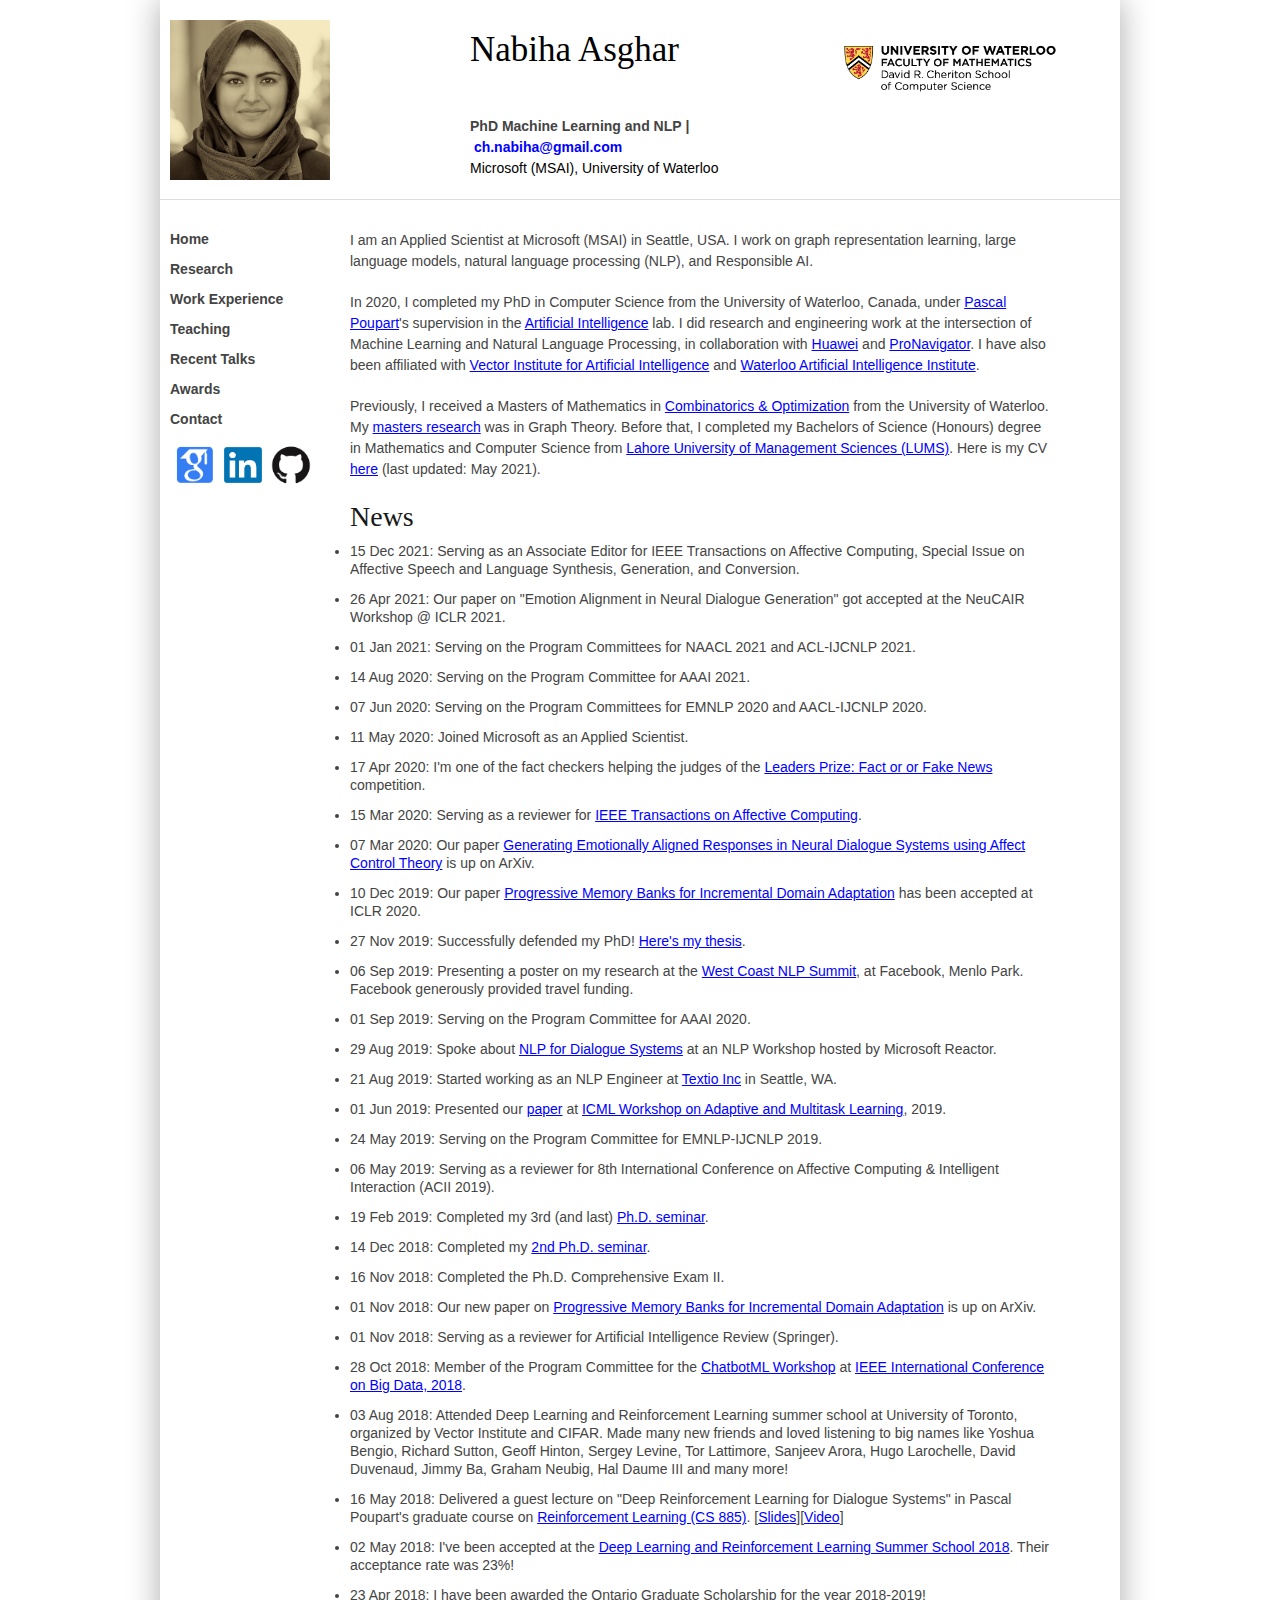
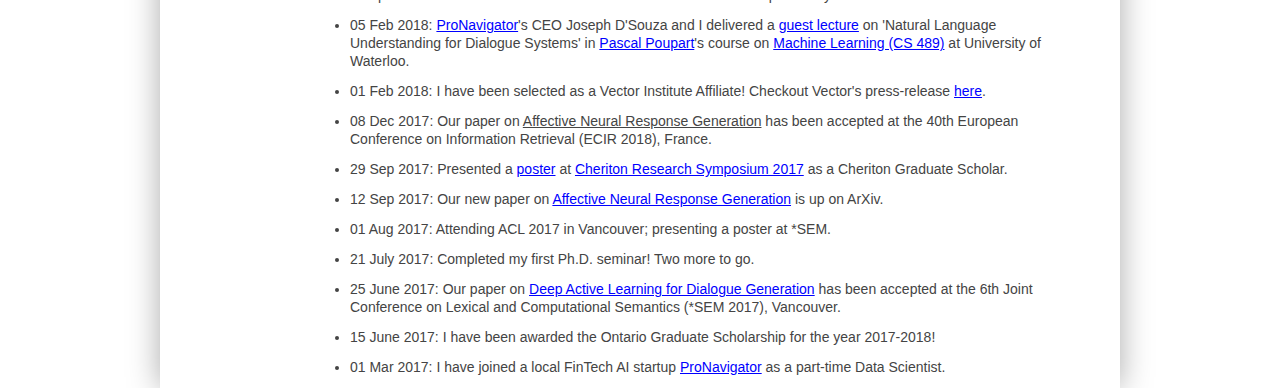
<file: index.html>
<!DOCTYPE html>
<!--[if lt IE 7 ]><html class="ie ie6" lang="en"> <![endif]-->
<!--[if IE 7 ]><html class="ie ie7" lang="en"> <![endif]-->
<!--[if IE 8 ]><html class="ie ie8" lang="en"> <![endif]-->
<!--[if (gte IE 9)|!(IE)]><!--><html lang="en"> <!--<![endif]-->
<head>
	<meta charset="utf-8" />
	<title>Nabiha Asghar</title>
	<meta name="description" content="UWaterloo Alumni - PhD in Computer Science" />
	<meta name="author" content="Nabiha Asghar" />

	<meta name="viewport" content="width=device-width, initial-scale=1, maximum-scale=1" />
	
	<link rel="stylesheet" href="base.css" />
	<link rel="stylesheet" href="skeleton.css" />
	<link rel="stylesheet" href="layout.css" />
	<link rel="stylesheet" href="style.css" />

	<!--[if lt IE 9]>
		<script src="http://html5shim.googlecode.com/svn/trunk/html5.js"></script>
	<![endif]-->

<!-- Global site tag (gtag.js) - Google Analytics -->
<script async src="https://www.googletagmanager.com/gtag/js?id=UA-110603327-1"></script>
<script>
  window.dataLayer = window.dataLayer || [];
  function gtag(){dataLayer.push(arguments);}
  gtag('js', new Date());

  gtag('config', 'UA-110603327-1');
</script>


</head>
<style>
a {
	color: blue;
}
</style>
<body>
	<div class="container">
		<div id="banner-wrapper">
			<div id="banner-picture" class="five columns">
				<a href="https://nabihach.github.io" id="logo-scs">
					<img src="mecropped.jpg" style="width:160px;margin-top:-10px;text-align:center;" />
				</a>
			</div>

			<div id="banner-name" class="five columns">
				<h2><a href="./" style="float:bottom;">Nabiha Asghar</a></h2>
			</div>
			<div id="banner-logos" class="five columns">
				&nbsp;
				&nbsp;
				<a href="https://cs.uwaterloo.ca/" id="logo-scs">
					<img src="logo-scs.png" style="width:280px;margin-top:-10px;margin-right:-40px;float:top;" />
				</a>
			</div> 

			<div id="banner-info" class="five columns">
				<p>
					<span style="font-weight:bold">
						PhD&nbsp;Machine&nbsp;Learning&nbsp;and&nbsp;NLP&nbsp;|&nbsp;<a href="mailto:ch.nabiha@gmail.com" class="email">ch.nabiha@gmail.com</a>
					</span><br />
					<a href="https://cs.uwaterloo.ca">
						Microsoft (MSAI), University of Waterloo
					</a>
				</p>
			</div>


	
		</div>

		<hr />

		<div id="nav-wrapper" class="three columns">
						<ul>
				<li><a href="./index.html">Home</a></li>
				<li><a href="./research.html">Research</a></li>
				<li><a href="./work.html">Work Experience</a></li>
				<li><a href="./teaching.html">Teaching</a></li>
				<li><a href="./talks.html">Recent Talks</a></li>
				<li><a href="./awards.html">Awards</a></li>
				<li><a href="./contact.html">Contact</a></li>
<a href="https://scholar.google.ca/citations?user=xYFNj60AAAAJ"><img src="googlescholarlogo.png" style="width:50px;height:50px;"></a>
<a href="https://ca.linkedin.com/in/nabihaasghar"><img src="linkedinlogo.png" style="width:38px;height:36px;position:relative;top:-7px;"></a>
<a href="https://github.com/nabihach"><img src="githublogo.png" style="width:50px;height:50px" ></a>

			</ul>
		</div>
		
		<div id="content-wrapper" class="twelve columns">


	<p>I am an Applied Scientist at Microsoft (MSAI) in Seattle, USA. I work on graph representation learning, large language models, natural language processing (NLP), and Responsible AI.  
		
	<p> In 2020, I completed my PhD in Computer Science from the University of Waterloo, Canada, under <a href="https://cs.uwaterloo.ca/~ppoupart/">Pascal Poupart</a>'s supervision in the <a href="http://ai.uwaterloo.ca/">Artificial Intelligence</a> lab. I did research and engineering work at the intersection of Machine Learning and Natural Language Processing, in collaboration with <a href="http://www.huawei.com/hk/">Huawei</a> and <a href="http://pronavigator.io">ProNavigator</a>. I have also been affiliated with <a href="http://vectorinstitute.ai">Vector Institute for Artificial Intelligence</a> and <a href="http://www.waterloo.ai">Waterloo Artificial Intelligence Institute</a>.</p>

	<p>
	Previously, I received a Masters of Mathematics in <a href= "https://www.math.uwaterloo.ca/co">Combinatorics & Optimization</a> from the University of Waterloo. My <a href= "https://cs.uwaterloo.ca/~nasghar/MastersThesis.pdf">masters research</a> was in Graph Theory. Before that, I completed my Bachelors of Science (Honours) degree in Mathematics and Computer Science from <a href="http://www.lums.edu.pk/">Lahore University of Management Sciences (LUMS)</a>.
		
	Here is my CV <a href="resume_NabihaAsghar.pdf">here</a> (last updated: May 2021).


	</p>

			
<h3>News</h3>
<li><i>15 Dec 2021:</i> Serving as an Associate Editor for IEEE Transactions on Affective Computing, Special Issue on Affective Speech and Language Synthesis, Generation, and Conversion.
<li><i>26 Apr 2021:</i> Our paper on "Emotion Alignment in Neural Dialogue Generation" got accepted at the NeuCAIR Workshop @ ICLR 2021.
<li><i>01 Jan 2021:</i> Serving on the Program Committees for NAACL 2021 and ACL-IJCNLP 2021.
<li><i>14 Aug 2020:</i> Serving on the Program Committee for AAAI 2021.
<li><i>07 Jun 2020:</i> Serving on the Program Committees for EMNLP 2020 and AACL-IJCNLP 2020.
<li><i>11 May 2020:</i> Joined Microsoft as an Applied Scientist.
<li><i>17 Apr 2020:</i> I'm one of the fact checkers helping the judges of the <a href="https://www.datacup.ca/competitions/leadersprize2019">Leaders Prize: Fact or or Fake News</a> competition.
<li><i>15 Mar 2020:</i> Serving as a reviewer for <a href="https://ieeexplore.ieee.org/xpl/RecentIssue.jsp?punumber=5165369">IEEE Transactions on Affective Computing</a>.
<li><i>07 Mar 2020:</i> Our paper <a href="https://arxiv.org/pdf/2003.03645.pdf">Generating Emotionally Aligned Responses in Neural Dialogue Systems
using Affect Control Theory</a> is up on ArXiv.
<li><i>10 Dec 2019:</i> Our paper <a href="https://arxiv.org/pdf/1811.00239.pdf">Progressive Memory Banks for Incremental Domain Adaptation</a> has been accepted at ICLR 2020.
<li><i>27 Nov 2019:</i> Successfully defended my PhD! <a href="https://uwspace.uwaterloo.ca/handle/10012/15363">Here's my thesis</a>.
<li><i>06 Sep 2019:</i> Presenting a poster on my research at the <a href="https://www.wecnlp.ai/">West Coast NLP Summit</a>, at Facebook, Menlo Park. Facebook generously provided travel funding.
<li><i>01 Sep 2019:</i> Serving on the Program Committee for AAAI 2020.
<li><i>29 Aug 2019:</i> Spoke about <a href="https://twitter.com/rheartpython/status/1167534917728841729">NLP for Dialogue Systems</a> at an NLP Workshop hosted by  Microsoft Reactor.
<li><i>21 Aug 2019:</i> Started working as an NLP Engineer at <a href="www.textio.com">Textio Inc</a> in Seattle, WA.
<li><i>01 Jun 2019:</i> Presented our <a href="https://www.google.com/url?q=https%3A%2F%2Fopenreview.net%2Fforum%3Fid%3DrJgkE5HsnV&sa=D&sntz=1&usg=AFQjCNEAJcJ4zZ43ooGADGubN2AxF3J0EA">paper</a> at <a href="https://www.amtl-workshop.org/">ICML Workshop on Adaptive and Multitask Learning</a>, 2019.
<li><i>24 May 2019:</i> Serving on the Program Committee for EMNLP-IJCNLP 2019.
<li><i>06 May 2019:</i> Serving as a reviewer for 8th International Conference on
Affective Computing & Intelligent Interaction
(ACII 2019).
<li><i>19 Feb 2019:</i> Completed my 3rd (and last) <a href="phd_seminar3.pdf">Ph.D. seminar</a>.
<li><i>14 Dec 2018:</i> Completed my <a href="phd_seminar2.pdf">2nd Ph.D. seminar</a>.
<li><i>16 Nov 2018:</i> Completed the Ph.D. Comprehensive Exam II.
<li><i>01 Nov 2018:</i> Our new paper on <a href="https://arxiv.org/pdf/1811.00239.pdf">Progressive Memory Banks for Incremental Domain Adaptation</a> is up on ArXiv. </li>
<li><i>01 Nov 2018:</i> Serving as a reviewer for Artificial Intelligence Review (Springer).
<li><i>28 Oct 2018:</i> Member of the Program Committee for the <a href="http://siwn.org.uk/events/chatbot/">ChatbotML Workshop</a> at <a href="http://cci.drexel.edu/bigdata/bigdata2018/index.html">IEEE International Conference on Big Data, 2018</a>.
<li><i>03 Aug 2018:</i> Attended Deep Learning and Reinforcement Learning summer school at University of Toronto, organized by Vector Institute and CIFAR. Made many new friends and loved listening to big names like Yoshua Bengio, Richard Sutton, Geoff Hinton, Sergey Levine, Tor Lattimore, Sanjeev Arora, Hugo Larochelle, David Duvenaud, Jimmy Ba, Graham Neubig, Hal Daume III and many more!
<li><i>16 May 2018:</i> Delivered a guest lecture on "Deep Reinforcement Learning for Dialogue Systems" in Pascal Poupart's graduate course on <a href="https://cs.uwaterloo.ca/~ppoupart/teaching/cs885-spring18/index.html">Reinforcement Learning (CS 885)</a>. [<a href="https://cs.uwaterloo.ca/~ppoupart/teaching/cs885-spring18/slides/cs885-lecture5.pdf">Slides</a>][<a href="https://youtu.be/YKD4hkCErT0">Video</a>]
<li><i>02 May 2018:</i> I've been accepted at the <a href="https://dlrlsummerschool.ca/">Deep Learning and Reinforcement Learning Summer School 2018</a>. Their acceptance rate was 23%!
<li><i>23 Apr 2018:</i> I have been awarded the Ontario Graduate Scholarship for the year 2018-2019!
<li><i>05 Feb 2018:</i> <a href="https://pronavigator.ca">ProNavigator</a>'s CEO Joseph D'Souza and I delivered a <a href="lectureslides_pronav_uw.pdf">guest lecture</a> on 'Natural Language Understanding for Dialogue Systems' in <a href="https://cs.uwaterloo.ca/~ppoupart/">Pascal Poupart</a>'s course on <a href="https://cs.uwaterloo.ca/~ppoupart/teaching/cs489-winter18/">Machine Learning (CS 489)</a> at University of Waterloo.
<li><i>01 Feb 2018:</i> I have been selected as a Vector Institute Affiliate! Checkout Vector's press-release <a href="https://s3.ca-central-1.amazonaws.com/vectorinstitute.ai/resources/VectorInstitute-PostgraduateAffiliates.pdf">here</a>.
<li><i>08 Dec 2017:</i> Our paper on <u>Affective Neural Response Generation</u> has been accepted at the 40th European Conference on Information Retrieval (ECIR 2018), France.
<li><i>29 Sep 2017:</i> Presented a <a href="deep-active-learning.pdf">poster</a> at <a href="https://cs.uwaterloo.ca/events/2017-cheriton-research-symposium"> Cheriton Research Symposium 2017</a> as a Cheriton Graduate Scholar.</li>				
<li><i>12 Sep 2017:</i> Our new paper on <a href="http://arxiv.org/abs/1709.03968">Affective Neural Response Generation</a> is up on ArXiv. </li>
<li><i>01 Aug 2017:</i> Attending ACL 2017 in Vancouver; presenting a poster at *SEM.
<li><i>21 July 2017:</i> Completed my first Ph.D. seminar! Two more to go.
<li><i>25 June 2017:</i> Our paper on <a href="http://www.aclweb.org/anthology/S17-1#page=94">Deep Active Learning for Dialogue Generation</a> has been accepted at the 6th Joint Conference on Lexical and Computational Semantics (*SEM 2017), Vancouver. 
<li><i>15 June 2017:</i> I have been awarded the Ontario Graduate Scholarship for the year 2017-2018!
<li><i>01 Mar 2017:</i> I have joined a local FinTech AI startup <a href="http://pronavigator.ca">ProNavigator</a> as a part-time Data Scientist.
			</ul>			

</div>
</div>






</body>
</html>
</file>
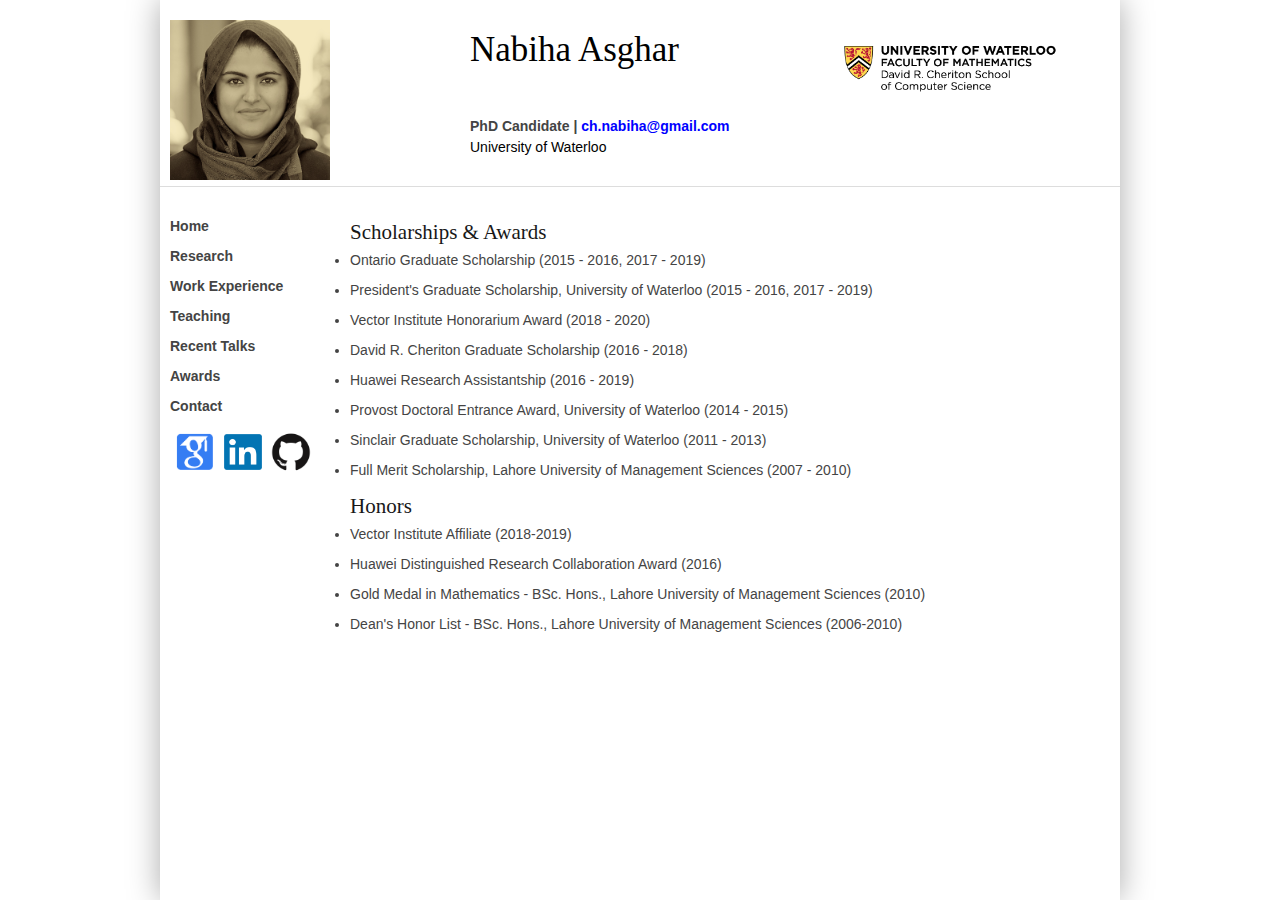
<file: awards.html>
<!DOCTYPE html>

<!--[if lt IE 7 ]><html class="ie ie6" lang="en"> <![endif]-->

<!--[if IE 7 ]><html class="ie ie7" lang="en"> <![endif]-->

<!--[if IE 8 ]><html class="ie ie8" lang="en"> <![endif]-->

<!--[if (gte IE 9)|!(IE)]><!--><html lang="en"> <!--<![endif]-->

<head>

	<meta charset="utf-8" />

	<title>Nabiha Asghar</title>

	<meta name="description" content="PhD Student in UWaterloo's AI Group" />

	<meta name="author" content="Nabiha Asghar" />



	<meta name="viewport" content="width=device-width, initial-scale=1, maximum-scale=1" />

	

	<link rel="stylesheet" href="base.css" />

	<link rel="stylesheet" href="skeleton.css" />

	<link rel="stylesheet" href="layout.css" />

	<link rel="stylesheet" href="style.css" />



	<!--[if lt IE 9]>

		<script src="http://html5shim.googlecode.com/svn/trunk/html5.js"></script>

	<![endif]-->

<!-- Global site tag (gtag.js) - Google Analytics -->
<script async src="https://www.googletagmanager.com/gtag/js?id=UA-110603327-1"></script>
<script>
  window.dataLayer = window.dataLayer || [];
  function gtag(){dataLayer.push(arguments);}
  gtag('js', new Date());

  gtag('config', 'UA-110603327-1');
</script>


</head>

<body>

	<div class="container">

		<div id="banner-wrapper">

			<div id="banner-picture" class="five columns">

				<a href="https://cs.uwaterloo.ca/~nasghar/" id="logo-scs">

					<img src="mecropped.jpg" style="width:160px;margin-top:-10px;text-align:center;" />

				</a>

			</div>



			<div id="banner-name" class="five columns">

				<h2><a href="./" style="float:bottom;">Nabiha Asghar</a></h2>

			</div>

			<div id="banner-logos" class="five columns">

				<a href="https://cs.uwaterloo.ca/" id="logo-scs">

					<img src="logo-scs.png" style="width:280px;margin-top:-10px;margin-right:-40px;float:top;" />

				</a>

			</div>



			<div id="banner-info" class="five columns">

				<p>

					<span style="font-weight:bold">

						PhD&nbsp;Candidate&nbsp;|&nbsp;<a href="mailto:ch.nabiha@gmail.com" class="email">ch.nabiha@gmail.com</a>

					</span><br />

					<a href="https://uwaterloo.ca">

						University of Waterloo

					</a>

				</p>

			</div>



			

	

		</div>



		<hr />



		<div id="nav-wrapper" class="three columns">

						<ul>

				<li><a href="./index.html">Home</a></li>

				<li><a href="./research.html">Research</a></li>
				<li><a href="./work.html">Work Experience</a></li>
				<li><a href="./teaching.html">Teaching</a></li>
				<li><a href="./talks.html">Recent Talks</a></li>
				<li><a href="./awards.html">Awards</a></li>

				<li><a href="./contact.html">Contact</a></li>
<a href="https://scholar.google.ca/citations?user=xYFNj60AAAAJ"><img src="googlescholarlogo.png" style="width:50px;height:50px;"></a>
<a href="https://ca.linkedin.com/in/nabihaasghar"><img src="linkedinlogo.png" style="width:38px;height:36px;position:relative;top:-7px;"></a>
<a href="https://github.com/nabihach"><img src="githublogo.png" style="width:50px;height:50px" ></a>

			</ul>

		</div>

		

		<div id="content-wrapper" class="twelve columns">



	<h4>Scholarships & Awards</h4>
	
	<li>Ontario Graduate Scholarship (2015 - 2016, 2017 - 2019)</li>
	<li>President's Graduate Scholarship, University of Waterloo (2015 - 2016, 2017 - 2019)</li>
        <li>Vector Institute Honorarium Award (2018 - 2020) </li>
	<li>David R. Cheriton Graduate Scholarship (2016 - 2018)</li>
	<li>Huawei Research Assistantship (2016 - 2019)  </li>
	<li>Provost Doctoral Entrance Award, University of Waterloo (2014 - 2015) </li>
	<li>Sinclair Graduate Scholarship, University of Waterloo (2011 - 2013) </li>
	<li>Full Merit Scholarship, Lahore University of Management Sciences (2007 - 2010)</li>




	<h4>Honors</h4>
        <li>Vector Institute Affiliate (2018-2019)</li>
	<li>Huawei Distinguished Research Collaboration Award (2016)</li>
	<li>Gold Medal in Mathematics - BSc. Hons., Lahore University of Management Sciences (2010)</li>
	<li>Dean's Honor List - BSc. Hons., Lahore University of Management Sciences (2006-2010)</li>





	</ul>







		</div>

			</div>





</body>

</html>
</file>
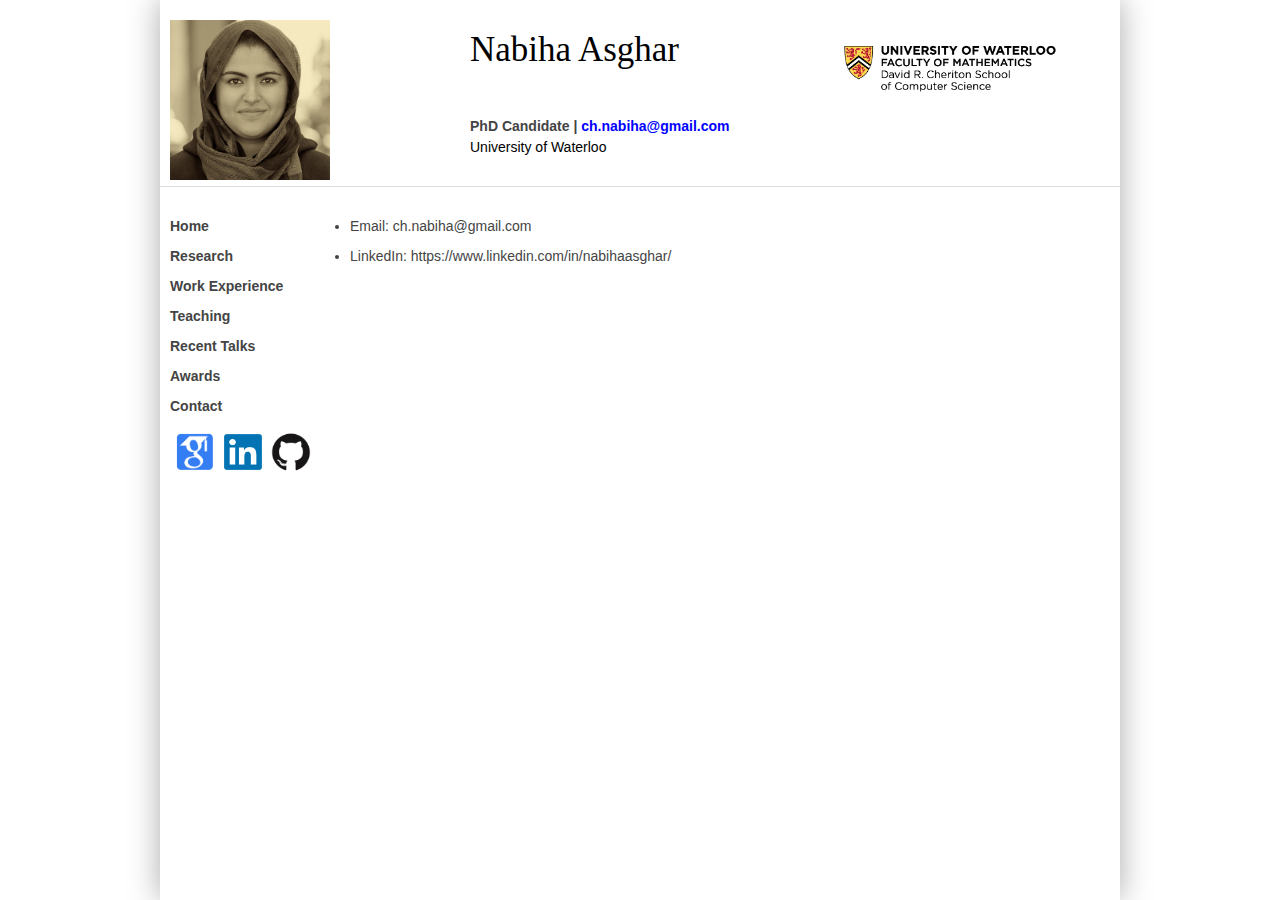
<file: contact.html>
<!DOCTYPE html>
<!--[if lt IE 7 ]><html class="ie ie6" lang="en"> <![endif]-->
<!--[if IE 7 ]><html class="ie ie7" lang="en"> <![endif]-->
<!--[if IE 8 ]><html class="ie ie8" lang="en"> <![endif]-->
<!--[if (gte IE 9)|!(IE)]><!--><html lang="en"> <!--<![endif]-->
<head>
	<meta charset="utf-8" />
	<title>Nabiha Asghar</title>
	<meta name="description" content="PhD Student in UWaterloo's AI Group" />
	<meta name="author" content="Nabiha Asghar" />

	<meta name="viewport" content="width=device-width, initial-scale=1, maximum-scale=1" />
	
	<link rel="stylesheet" href="base.css" />
	<link rel="stylesheet" href="skeleton.css" />
	<link rel="stylesheet" href="layout.css" />
	<link rel="stylesheet" href="style.css" />

	<!--[if lt IE 9]>
		<script src="http://html5shim.googlecode.com/svn/trunk/html5.js"></script>
	<![endif]-->

<!-- Global site tag (gtag.js) - Google Analytics -->
<script async src="https://www.googletagmanager.com/gtag/js?id=UA-110603327-1"></script>
<script>
  window.dataLayer = window.dataLayer || [];
  function gtag(){dataLayer.push(arguments);}
  gtag('js', new Date());

  gtag('config', 'UA-110603327-1');
</script>

</head>
<body>
	<div class="container">
		<div id="banner-wrapper">
			<div id="banner-picture" class="five columns">
				<a href="https://cs.uwaterloo.ca/~nasghar/" id="logo-scs">
					<img src="mecropped.jpg" style="width:160px;margin-top:-10px;text-align:center;" />
				</a>
			</div>

			<div id="banner-name" class="five columns">
				<h2><a href="./" style="float:bottom;">Nabiha Asghar</a></h2>
			</div>
			<div id="banner-logos" class="five columns">
				<a href="https://cs.uwaterloo.ca/" id="logo-scs">
					<img src="logo-scs.png" style="width:280px;margin-top:-10px;margin-right:-40px;float:top;" />
				</a>
			</div>

			<div id="banner-info" class="five columns">
				<p>
					<span style="font-weight:bold">
						PhD&nbsp;Candidate&nbsp;|&nbsp;<a href="mailto:ch.nabiha@gmail.com" class="email">ch.nabiha@gmail.com</a>
					</span><br />
					<a href="https://uwaterloo.ca">
						University of Waterloo
					</a>
				</p>
			</div>


			</div>	
		
		<hr />

		<div id="nav-wrapper" class="three columns">
						<ul>
				<li><a href="./index.html">Home</a></li>
				<li><a href="./research.html">Research</a></li>
				<li><a href="./work.html">Work Experience</a></li>
				<li><a href="./teaching.html">Teaching</a></li>
				<li><a href="./talks.html">Recent Talks</a></li>
				<li><a href="./awards.html">Awards</a></li>
				<li><a href="./contact.html">Contact</a></li>
<a href="https://scholar.google.ca/citations?user=xYFNj60AAAAJ"><img src="googlescholarlogo.png" style="width:50px;height:50px;"></a>
<a href="https://ca.linkedin.com/in/nabihaasghar"><img src="linkedinlogo.png" style="width:38px;height:36px;position:relative;top:-7px;"></a>
<a href="https://github.com/nabihach"><img src="githublogo.png" style="width:50px;height:50px" ></a>

			</ul>
		</div>
		
		<div id="content-wrapper" class="twelve columns">


		<li><b>Email:</b> ch.nabiha@gmail.com</li>
		<li><b>LinkedIn:</b> https://www.linkedin.com/in/nabihaasghar/ </li>

		</div>
			</div>


</body>
</html>
</file>
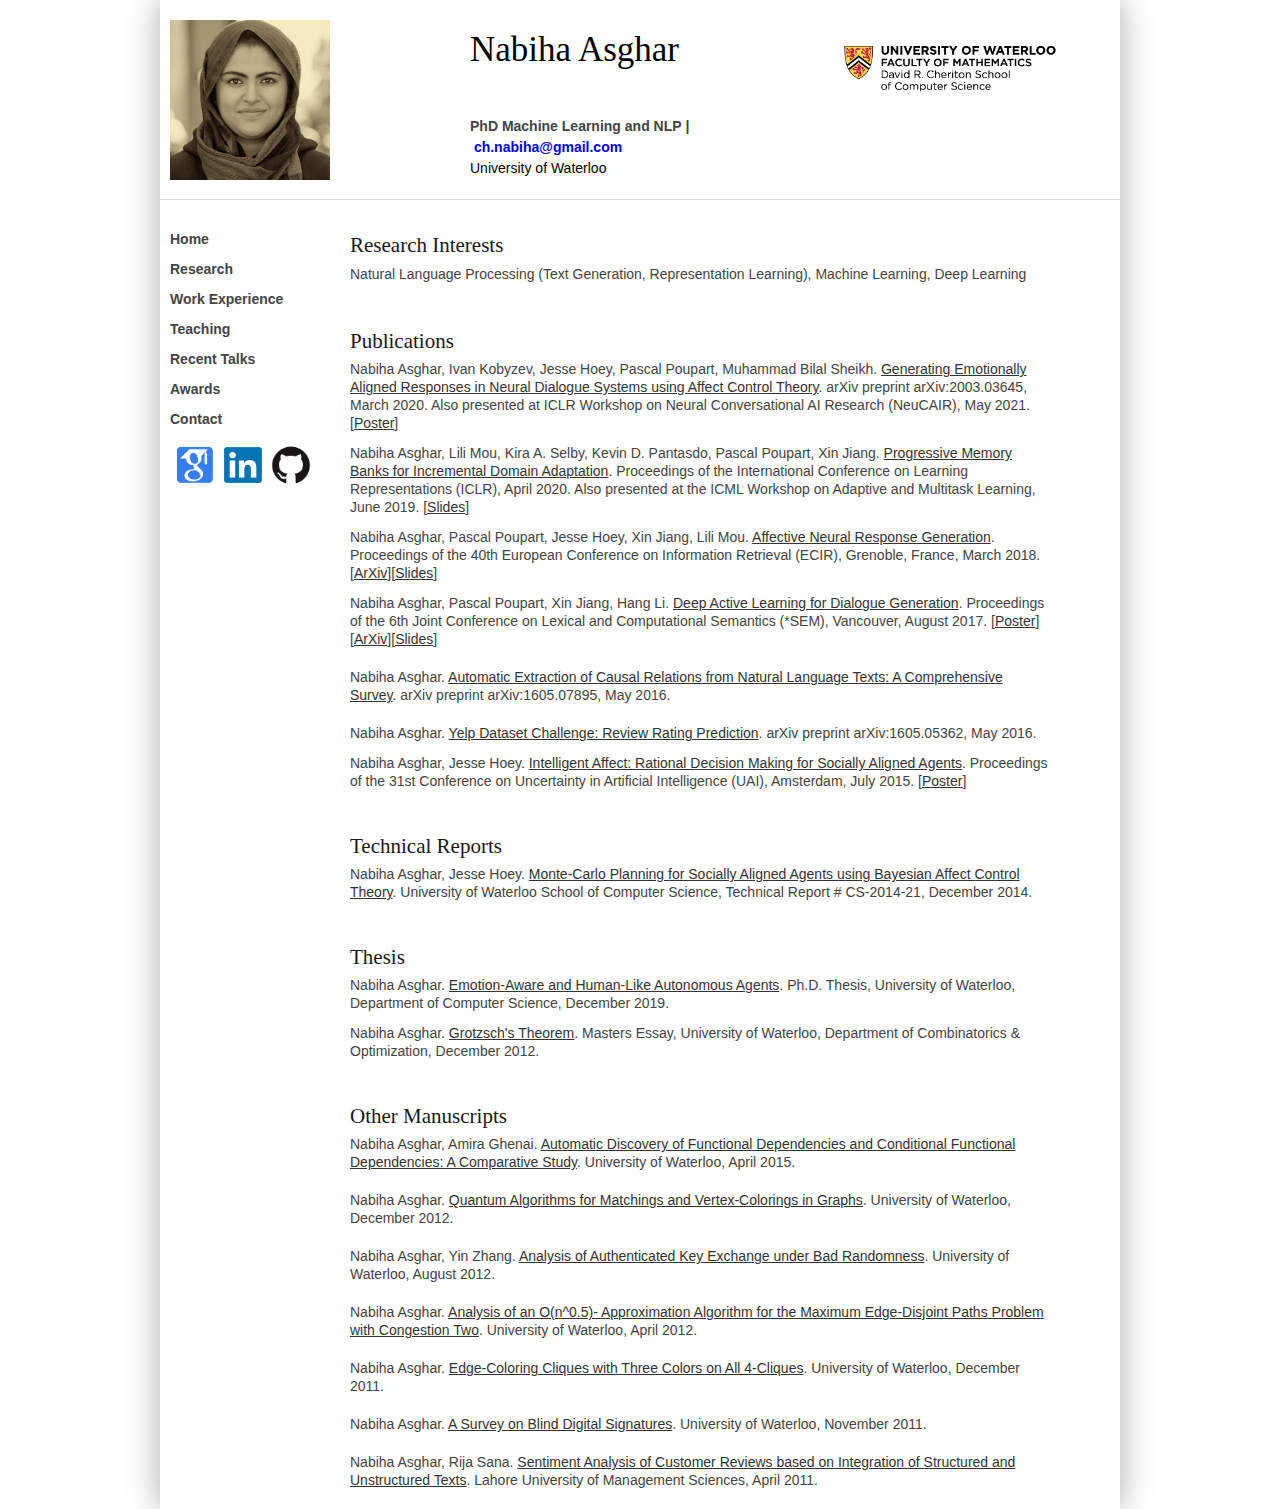
<file: research.html>
<!DOCTYPE html>
<!--[if lt IE 7 ]><html class="ie ie6" lang="en"> <![endif]-->
<!--[if IE 7 ]><html class="ie ie7" lang="en"> <![endif]-->
<!--[if IE 8 ]><html class="ie ie8" lang="en"> <![endif]-->
<!--[if (gte IE 9)|!(IE)]><!--><html lang="en"> <!--<![endif]-->
<head>
	<meta charset="utf-8" />
	<title>Nabiha Asghar</title>
	<meta name="description" content="PhD Student in UWaterloo's AI Group" />
	<meta name="author" content="Nabiha Asghar" />

	<meta name="viewport" content="width=device-width, initial-scale=1, maximum-scale=1" />
	
	<link rel="stylesheet" href="base.css" />
	<link rel="stylesheet" href="skeleton.css" />
	<link rel="stylesheet" href="layout.css" />
	<link rel="stylesheet" href="style.css" />

	<!--[if lt IE 9]>
		<script src="http://html5shim.googlecode.com/svn/trunk/html5.js"></script>
	<![endif]-->

<!-- Global site tag (gtag.js) - Google Analytics -->
<script async src="https://www.googletagmanager.com/gtag/js?id=UA-110603327-1"></script>
<script>
  window.dataLayer = window.dataLayer || [];
  function gtag(){dataLayer.push(arguments);}
  gtag('js', new Date());

  gtag('config', 'UA-110603327-1');
</script>



</head>
<body>
	<div class="container">
		<div id="banner-wrapper">
			<div id="banner-picture" class="five columns">
				<a href="https://cs.uwaterloo.ca/~nasghar/" id="logo-scs">
					<img src="mecropped.jpg" style="width:160px;margin-top:-10px;text-align:center;" />
				</a>
			</div>

			<div id="banner-name" class="five columns">
				<h2><a href="./" style="float:bottom;">Nabiha Asghar</a></h2>
			</div>
			<div id="banner-logos" class="five columns">
				<a href="https://cs.uwaterloo.ca/" id="logo-scs">
					<img src="logo-scs.png" style="width:280px;margin-top:-10px;margin-right:-40px;float:top;" />
				</a>
			</div>

			<div id="banner-info" class="five columns">
				<p>
					<span style="font-weight:bold">
						PhD&nbsp;Machine&nbsp;Learning&nbsp;and&nbsp;NLP&nbsp;|&nbsp;<a href="mailto:ch.nabiha@gmail.com" class="email">ch.nabiha@gmail.com</a>
					</span><br />
					<a href="https://uwaterloo.ca">
						University of Waterloo
					</a>
				</p>
			</div>

			
	
		</div>

		<hr />

		<div id="nav-wrapper" class="three columns">
						<ul>
				<li><a href="./index.html">Home</a></li>
				<li><a href="./research.html">Research</a></li>
				<li><a href="./work.html">Work Experience</a></li>
				<li><a href="./teaching.html">Teaching</a></li>
				<li><a href="./talks.html">Recent Talks</a></li>
				<li><a href="./awards.html">Awards</a></li>
				<li><a href="./contact.html">Contact</a></li>
<a href="https://scholar.google.ca/citations?user=xYFNj60AAAAJ"><img src="googlescholarlogo.png" style="width:50px;height:50px;"></a>
<a href="https://ca.linkedin.com/in/nabihaasghar"><img src="linkedinlogo.png" style="width:38px;height:36px;position:relative;top:-7px;"></a>
<a href="https://github.com/nabihach"><img src="githublogo.png" style="width:50px;height:50px" ></a>

			</ul>
		</div>
		
		<div id="content-wrapper" class="twelve columns">

	<h4>Research Interests</h4>
	<ul> Natural Language Processing (Text Generation, Representation Learning), Machine Learning, Deep Learning
	</ul>
	<br>


	<h4>Publications</h4>


<ul>
		<li>Nabiha Asghar, Ivan Kobyzev, Jesse Hoey, Pascal Poupart, Muhammad Bilal Sheikh. <a href="https://arxiv.org/pdf/2003.03645.pdf">Generating Emotionally Aligned Responses in Neural Dialogue Systems using Affect Control Theory</a>. arXiv preprint arXiv:2003.03645, March 2020. Also presented at ICLR Workshop on Neural Conversational AI Research (NeuCAIR), May 2021. [<a href="poster_iclr2021_neucairworkshop.pdf">Poster</a>]

                <li>Nabiha Asghar, Lili Mou, Kira A. Selby, Kevin D. Pantasdo, Pascal Poupart, Xin Jiang. <a href="https://arxiv.org/pdf/1811.00239.pdf">Progressive Memory Banks for Incremental Domain Adaptation</a>. Proceedings of the International Conference on Learning Representations (ICLR), April 2020. Also presented at the ICML Workshop on Adaptive and Multitask Learning, June 2019. [<a href="phd_seminar2.pdf">Slides</a>]</li>

                <li>Nabiha Asghar, Pascal Poupart, Jesse Hoey, Xin Jiang, Lili Mou. <a href="ecir_paper_2018.pdf">Affective Neural Response Generation</a>. Proceedings of the 40th European Conference on Information Retrieval (ECIR), Grenoble, France, March 2018. [<a href="http://arxiv.org/abs/1709.03968">ArXiv</a>][<a href="ECIR_presentation_slides.pdf">Slides</a>]</li>

	<li>
	Nabiha Asghar, Pascal Poupart, Xin Jiang, Hang Li. <a href="http://www.aclweb.org/anthology/S17-1#page=94">Deep Active Learning for Dialogue Generation</a>. Proceedings of the 6th Joint Conference on Lexical and Computational Semantics (*SEM), Vancouver, August 2017. [<a href="deep-active-learning.pdf">Poster</a>][<a href="http://arxiv.org/abs/1612.03929">ArXiv</a>][<a href="seminar_dal.pdf">Slides</a>] </li>

</ul>

        <ul>
                <li>Nabiha Asghar. <a href="http://arxiv.org/abs/1605.07895">Automatic Extraction of Causal Relations from Natural Language Texts: A
  Comprehensive Survey</a>. arXiv preprint arXiv:1605.07895, May 2016.</li>
        </ul>

      <ul>
                <li>Nabiha Asghar. <a href="http://arxiv.org/abs/1605.05362">Yelp Dataset Challenge: Review Rating Prediction</a>. arXiv preprint arXiv:1605.05362, May 2016.</li>


                <li>
                Nabiha Asghar, Jesse Hoey.
                <a href="uai15final.pdf">Intelligent Affect: Rational Decision Making for Socially Aligned Agents</a>.
                 Proceedings of the 31st Conference on Uncertainty in Artificial Intelligence (UAI), Amsterdam, July 2015. [<a href="uaiPosterBeamer.pdf">Poster</a>]
                </li>
        </ul>


        <br>


	<h4>Technical Reports</h4>
	<ul>

		<li>
		Nabiha Asghar, Jesse Hoey.
		<a href="CS-2014-21.pdf">Monte-Carlo Planning for Socially Aligned Agents using Bayesian Affect Control Theory</a>.
		University of Waterloo School of Computer Science, Technical Report # CS-2014-21, December 2014.
		</li>
	</ul>
	<br>


	<h4>Thesis</h4>
	<ul>
                <li>Nabiha Asghar. <a href="https://uwspace.uwaterloo.ca/handle/10012/15363">Emotion-Aware and Human-Like Autonomous Agents</a>. Ph.D. Thesis, University of Waterloo, Department of Computer Science, December 2019.</li>
		<li>Nabiha Asghar. <a href="MastersThesis.pdf">Grotzsch's Theorem</a>. Masters Essay, University of Waterloo, Department of Combinatorics & Optimization, December 2012.</li>

	</ul>
	<br>




	<h4>Other Manuscripts</h4>
        <ul>
                <li>
                Nabiha Asghar, Amira Ghenai.
                <a href="848.pdf">Automatic Discovery of Functional Dependencies and Conditional Functional Dependencies: A Comparative Study</a>.
                University of Waterloo, April 2015.
                </li>


        </ul>


	<ul>
		<li>
		Nabiha Asghar.
		<a href="co681.pdf">Quantum Algorithms for Matchings and Vertex-Colorings in Graphs</a>.
 		University of Waterloo, December 2012.
		</li>


	</ul>


	<ul>
		<li>
		Nabiha Asghar, Yin Zhang.
		<a href="758.pdf">Analysis of Authenticated Key Exchange under Bad Randomness</a>.
 		University of Waterloo, August 2012.
		</li>


	</ul>



	<ul>
		<li>
		Nabiha Asghar.
		<a href="co754.pdf">Analysis of an O(n^0.5)- Approximation Algorithm for the Maximum Edge-Disjoint Paths Problem with Congestion Two</a>.
 		University of Waterloo, April 2012.
		</li>


	</ul>


	<ul>
		<li>
		Nabiha Asghar.
		<a href="co642.pdf">Edge-Coloring Cliques with Three Colors on All 4-Cliques</a>.
 		University of Waterloo, December 2011.
		</li>


	</ul>


	<ul>
		<li>
		Nabiha Asghar.
		<a href="co685.pdf">A Survey on Blind Digital Signatures</a>.
 		University of Waterloo, November 2011.
		</li>


	</ul>


	<ul>
		<li>
		Nabiha Asghar, Rija Sana.
		<a href="dmproj.pdf">Sentiment Analysis of Customer Reviews based on Integration of Structured and Unstructured Texts</a>.
 		Lahore University of Management Sciences, April 2011.
		</li>


	</ul>



		</div>
			</div>


</body>
</html>
</file>
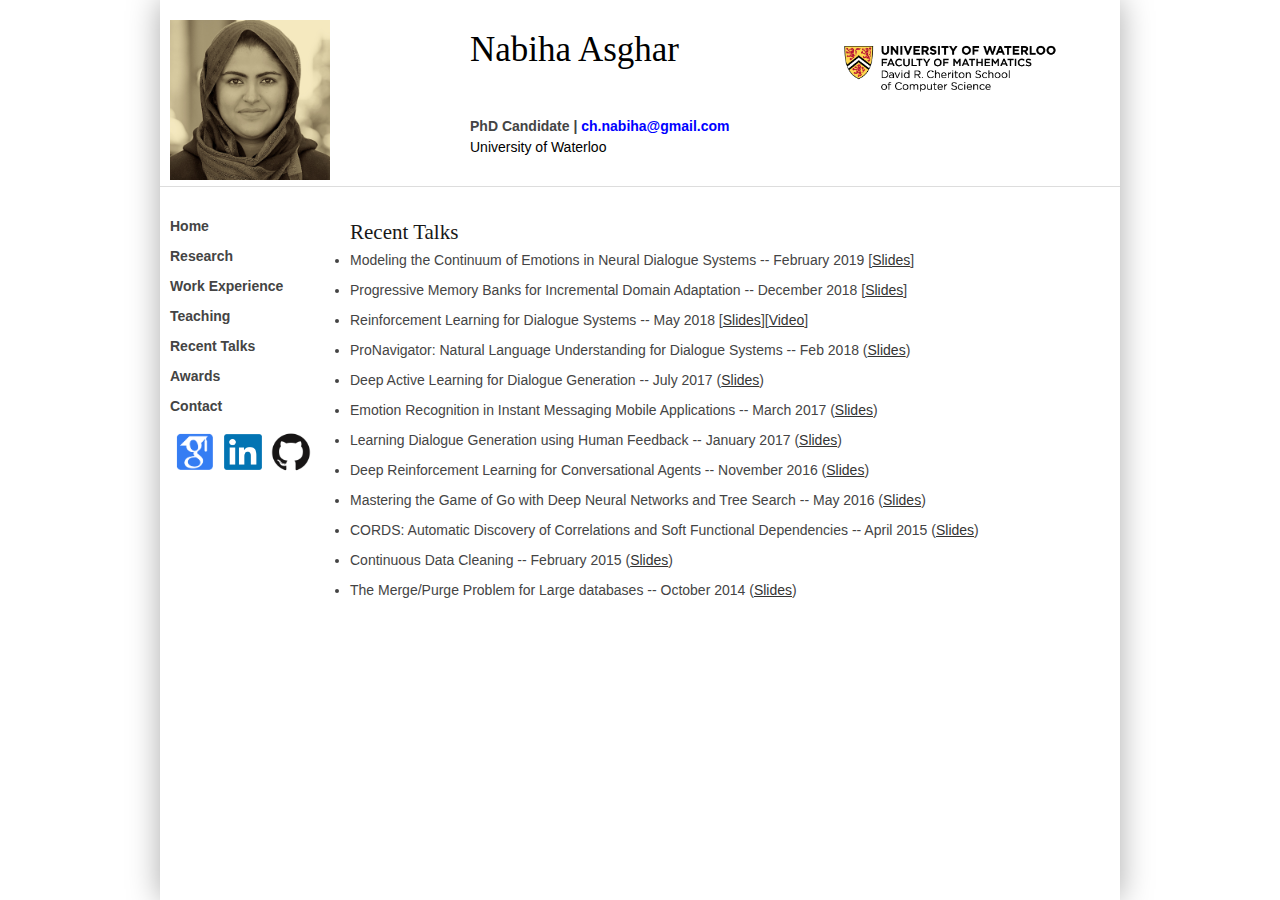
<file: talks.html>
<!DOCTYPE html>

<!--[if lt IE 7 ]><html class="ie ie6" lang="en"> <![endif]-->

<!--[if IE 7 ]><html class="ie ie7" lang="en"> <![endif]-->

<!--[if IE 8 ]><html class="ie ie8" lang="en"> <![endif]-->

<!--[if (gte IE 9)|!(IE)]><!--><html lang="en"> <!--<![endif]-->

<head>

	<meta charset="utf-8" />

	<title>Nabiha Asghar</title>

	<meta name="description" content="PhD Student in UWaterloo's CrySP Group" />

	<meta name="author" content="Nabiha Asghar" />



	<meta name="viewport" content="width=device-width, initial-scale=1, maximum-scale=1" />

	

	<link rel="stylesheet" href="base.css" />

	<link rel="stylesheet" href="skeleton.css" />

	<link rel="stylesheet" href="layout.css" />

	<link rel="stylesheet" href="style.css" />



	<!--[if lt IE 9]>

		<script src="http://html5shim.googlecode.com/svn/trunk/html5.js"></script>

	<![endif]-->

<!-- Global site tag (gtag.js) - Google Analytics -->
<script async src="https://www.googletagmanager.com/gtag/js?id=UA-110603327-1"></script>
<script>
  window.dataLayer = window.dataLayer || [];
  function gtag(){dataLayer.push(arguments);}
  gtag('js', new Date());

  gtag('config', 'UA-110603327-1');
</script>



</head>

<body>

	<div class="container">

		<div id="banner-wrapper">

			<div id="banner-picture" class="five columns">

				<a href="https://cs.uwaterloo.ca/~nasghar/" id="logo-scs">

					<img src="mecropped.jpg" style="width:160px;margin-top:-10px;text-align:center;" />

				</a>

			</div>



			<div id="banner-name" class="five columns">

				<h2><a href="./" style="float:bottom;">Nabiha Asghar</a></h2>

			</div>

			<div id="banner-logos" class="five columns">

				<a href="https://cs.uwaterloo.ca/" id="logo-scs">

					<img src="logo-scs.png" style="width:280px;margin-top:-10px;margin-right:-40px;float:top;" />

				</a>

			</div>



			<div id="banner-info" class="five columns">

				<p>

					<span style="font-weight:bold">

						PhD&nbsp;Candidate&nbsp;|&nbsp;<a href="mailto:ch.nabiha@gmail.com" class="email">ch.nabiha@gmail.com</a>

					</span><br />

					<a href="https://uwaterloo.ca">

						University of Waterloo

					</a>

				</p>

			</div>



			

	

		</div>



		<hr />



		<div id="nav-wrapper" class="three columns">

						<ul>

				<li><a href="./index.html">Home</a></li>

				<li><a href="./research.html">Research</a></li>

				<li><a href="./work.html">Work Experience</a></li>

				<li><a href="./teaching.html">Teaching</a></li>

				<li><a href="./talks.html">Recent Talks</a></li>				

				<li><a href="./awards.html">Awards</a></li>

				<li><a href="./contact.html">Contact</a></li>
<a href="https://scholar.google.ca/citations?user=xYFNj60AAAAJ"><img src="googlescholarlogo.png" style="width:50px;height:50px;"></a>
<a href="https://ca.linkedin.com/in/nabihaasghar"><img src="linkedinlogo.png" style="width:38px;height:36px;position:relative;top:-7px;"></a>
<a href="https://github.com/nabihach"><img src="githublogo.png" style="width:50px;height:50px" ></a>

			</ul>

		</div>

		

		<div id="content-wrapper" class="twelve columns">



	<h4>Recent Talks</h4>
        <li>Modeling the Continuum of Emotions in Neural Dialogue Systems -- February 2019 [<a href="phd_seminar3.pdf">Slides</a>]
	<li>Progressive Memory Banks for Incremental Domain Adaptation -- December 2018 [<a href="phd_seminar2.pdf">Slides</a>]
       <li>Reinforcement Learning for Dialogue Systems -- May 2018 [<a href="https://cs.uwaterloo.ca/~ppoupart/teaching/cs885-spring18/slides/cs885-lecture5.pdf">Slides</a>][<a href="https://youtu.be/YKD4hkCErT0">Video</a>] </li>

       <li>ProNavigator: Natural Language Understanding for Dialogue Systems -- Feb 2018 (<a href="lectureslides_pronav_uw.pdf">Slides</a>) </li>

	<li>Deep Active Learning for Dialogue Generation -- July 2017 (<a href="seminar_dal.pdf">Slides</a>) </li>
	
	<li>Emotion Recognition in Instant Messaging Mobile Applications -- March 2017 (<a href="emo_IM.pdf">Slides</a>)</li>


	<li>Learning Dialogue Generation using Human Feedback -- January 2017 (<a href="DialogueLearning_Humans.pdf">Slides</a>)</li>

	<li>Deep Reinforcement Learning for Conversational Agents -- November 2016 (<a href="drlforchatbots.pdf">Slides</a>)</li>
	
	<li>Mastering the Game of Go with Deep Neural Networks and Tree Search -- May 2016 (<a href="alphagoslides.pdf">Slides</a>)</li>
	
        <li>CORDS: Automatic Discovery of Correlations and Soft Functional Dependencies -- April 2015 (<a href="CORDS_presentation.pdf">Slides</a>)</li>

	<li>Continuous Data Cleaning -- February 2015 (<a href="ContDataCleaning.pdf">Slides</a>)</li>

	<li>The Merge/Purge Problem for Large databases -- October 2014 (<a href="NabihaAsghar_CS743.pdf">Slides</a>)</li>





	</ul>







		</div>

			</div>





</body>

</html>
</file>
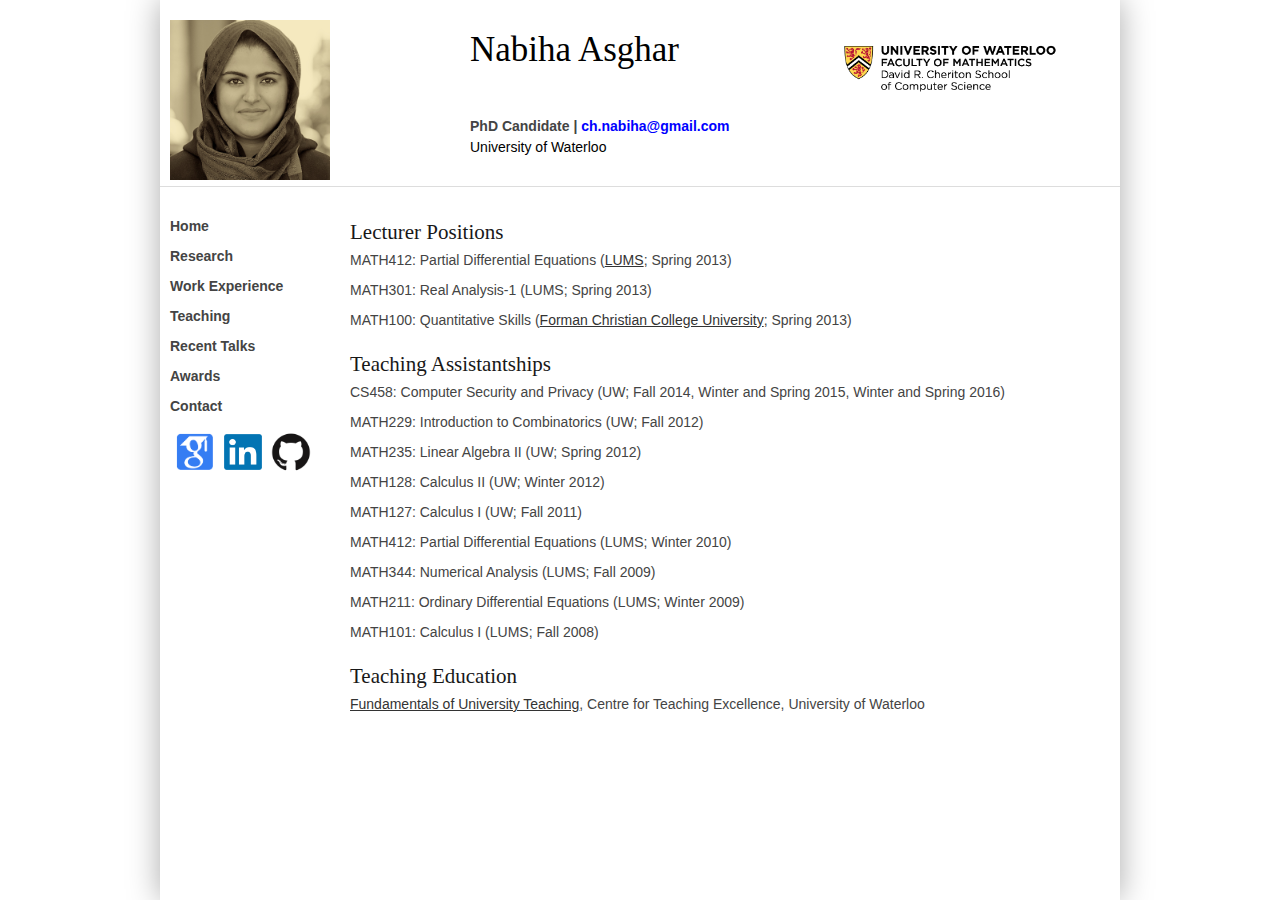
<file: teaching.html>
<!DOCTYPE html>
<!--[if lt IE 7 ]><html class="ie ie6" lang="en"> <![endif]-->
<!--[if IE 7 ]><html class="ie ie7" lang="en"> <![endif]-->
<!--[if IE 8 ]><html class="ie ie8" lang="en"> <![endif]-->
<!--[if (gte IE 9)|!(IE)]><!--><html lang="en"> <!--<![endif]-->
<head>
	<meta charset="utf-8" />
	<title>Nabiha Asghar</title>
	<meta name="description" content="PhD Student in UWaterloo's CrySP Group" />
	<meta name="author" content="Nabiha Asghar" />

	<meta name="viewport" content="width=device-width, initial-scale=1, maximum-scale=1" />
	
	<link rel="stylesheet" href="base.css" />
	<link rel="stylesheet" href="skeleton.css" />
	<link rel="stylesheet" href="layout.css" />
	<link rel="stylesheet" href="style.css" />

	<!--[if lt IE 9]>
		<script src="http://html5shim.googlecode.com/svn/trunk/html5.js"></script>
	<![endif]-->

<!-- Global site tag (gtag.js) - Google Analytics -->
<script async src="https://www.googletagmanager.com/gtag/js?id=UA-110603327-1"></script>
<script>
  window.dataLayer = window.dataLayer || [];
  function gtag(){dataLayer.push(arguments);}
  gtag('js', new Date());

  gtag('config', 'UA-110603327-1');
</script>



</head>
<body>
	<div class="container">
		<div id="banner-wrapper">
			<div id="banner-picture" class="five columns">
				<a href="https://cs.uwaterloo.ca/~nasghar/" id="logo-scs">
					<img src="mecropped.jpg" style="width:160px;margin-top:-10px;text-align:center;" />
				</a>
			</div>

			<div id="banner-name" class="five columns">
				<h2><a href="./" style="float:bottom;">Nabiha Asghar</a></h2>
			</div>
			<div id="banner-logos" class="five columns">
				<a href="https://cs.uwaterloo.ca/" id="logo-scs">
					<img src="logo-scs.png" style="width:280px;margin-top:-10px;margin-right:-40px;float:top;" />
				</a>
			</div>

			<div id="banner-info" class="five columns">
				<p>
					<span style="font-weight:bold">
						PhD&nbsp;Candidate&nbsp;|&nbsp;<a href="mailto:ch.nabiha@gmail.com" class="email">ch.nabiha@gmail.com</a>
					</span><br />
					<a href="https://uwaterloo.ca">
						University of Waterloo
					</a>
				</p>
			</div>

			
	
		</div>

		<hr />

		<div id="nav-wrapper" class="three columns">
						<ul>
				<li><a href="./index.html">Home</a></li>
				<li><a href="./research.html">Research</a></li>
				<li><a href="./work.html">Work Experience</a></li>
				<li><a href="./teaching.html">Teaching</a></li>
				<li><a href="./talks.html">Recent Talks</a></li>
				<li><a href="./awards.html">Awards</a></li>
				<li><a href="./contact.html">Contact</a></li>
<a href="https://scholar.google.ca/citations?user=xYFNj60AAAAJ"><img src="googlescholarlogo.png" style="width:50px;height:50px;"></a>
<a href="https://ca.linkedin.com/in/nabihaasghar"><img src="linkedinlogo.png" style="width:38px;height:36px;position:relative;top:-7px;"></a>
<a href="https://github.com/nabihach"><img src="githublogo.png" style="width:50px;height:50px" ></a>

			</ul>
		</div>
		
		<div id="content-wrapper" class="twelve columns">


	<h4>Lecturer Positions</h4>
	<ul>
		<li>MATH412: Partial Differential Equations (<a href="http://www.lums.edu.pk">LUMS</a>; Spring 2013)</li>
		<li>MATH301: Real Analysis-1 (LUMS; Spring 2013)	
		<li>MATH100: Quantitative Skills (<a href="http://www.fccollege.edu.pk">Forman Christian College University</a>; Spring 2013)</li>

	</ul>



	<h4>Teaching Assistantships</h4>
	<ul>
		<li>CS458: Computer Security and Privacy (UW; Fall 2014, Winter and Spring 2015, Winter and Spring 2016)</li>
		<li>MATH229: Introduction to Combinatorics (UW; Fall 2012)</li>
		<li>MATH235: Linear Algebra II (UW; Spring 2012)</li>
		<li>MATH128: Calculus II (UW; Winter 2012)</li>
		<li>MATH127: Calculus I (UW; Fall 2011)</li>
		<li>MATH412: Partial Differential Equations (LUMS; Winter 2010)</li>
		<li>MATH344: Numerical Analysis (LUMS; Fall 2009)</li>
		<li>MATH211: Ordinary Differential Equations (LUMS; Winter 2009)</li>
		<li>MATH101: Calculus I (LUMS; Fall 2008)</li>
	</ul>

	<h4>Teaching Education</h4>
	<ul>
		<li> <a href="https://uwaterloo.ca/centre-for-teaching-excellence/support-graduate-students/fundamentals-university-teaching-program">Fundamentals of University Teaching</a>, Centre for Teaching Excellence, University of Waterloo</li>
	</ul>
		</div>
			</div>


</body>
</html>
</file>
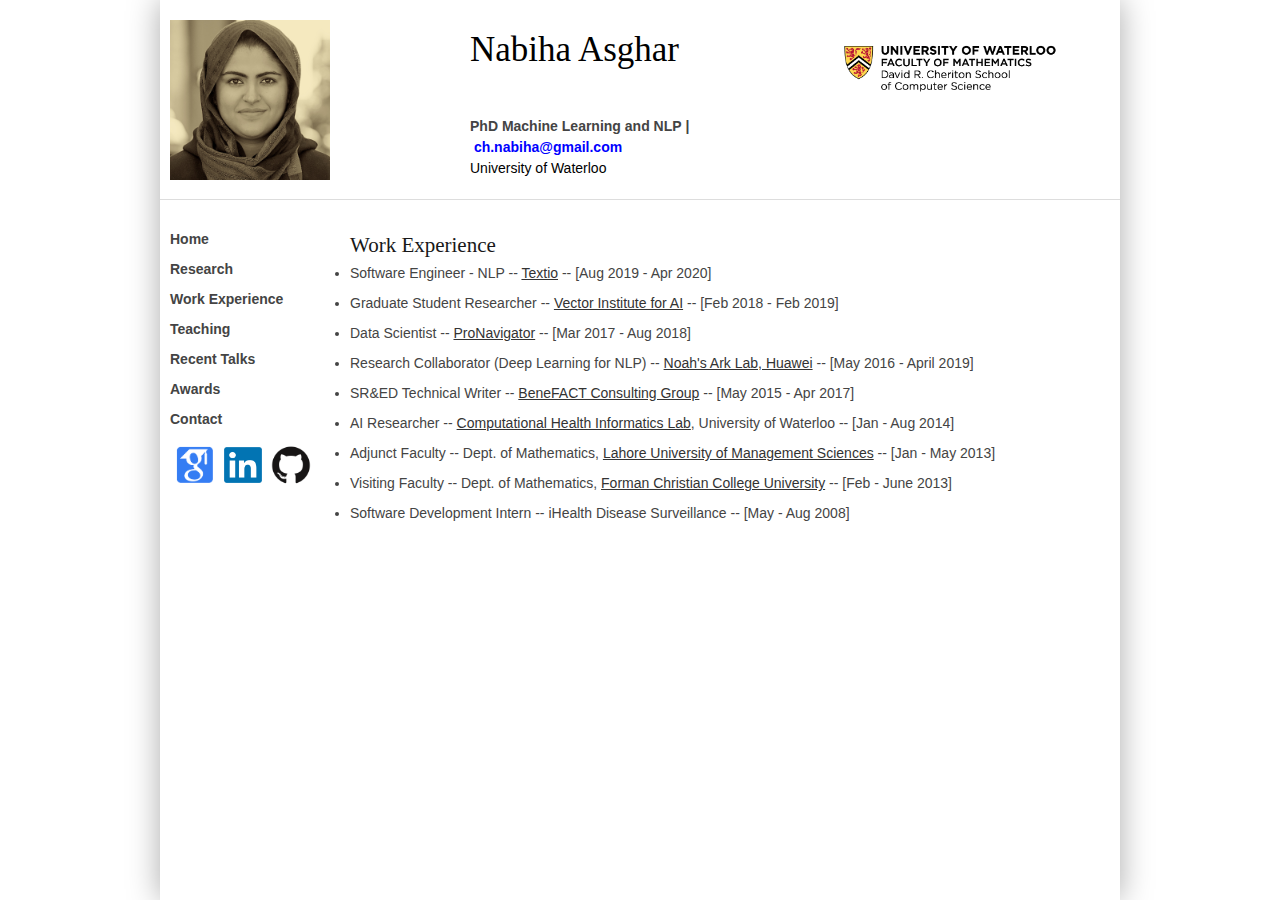
<file: work.html>
<!DOCTYPE html>

<!--[if lt IE 7 ]><html class="ie ie6" lang="en"> <![endif]-->

<!--[if IE 7 ]><html class="ie ie7" lang="en"> <![endif]-->

<!--[if IE 8 ]><html class="ie ie8" lang="en"> <![endif]-->

<!--[if (gte IE 9)|!(IE)]><!--><html lang="en"> <!--<![endif]-->

<head>

	<meta charset="utf-8" />

	<title>Nabiha Asghar</title>

	<meta name="description" content="PhD Student in UWaterloo's CrySP Group" />

	<meta name="author" content="Nabiha Asghar" />



	<meta name="viewport" content="width=device-width, initial-scale=1, maximum-scale=1" />

	

	<link rel="stylesheet" href="base.css" />

	<link rel="stylesheet" href="skeleton.css" />

	<link rel="stylesheet" href="layout.css" />

	<link rel="stylesheet" href="style.css" />



	<!--[if lt IE 9]>

		<script src="http://html5shim.googlecode.com/svn/trunk/html5.js"></script>

	<![endif]-->

<!-- Global site tag (gtag.js) - Google Analytics -->
<script async src="https://www.googletagmanager.com/gtag/js?id=UA-110603327-1"></script>
<script>
  window.dataLayer = window.dataLayer || [];
  function gtag(){dataLayer.push(arguments);}
  gtag('js', new Date());

  gtag('config', 'UA-110603327-1');
</script>



</head>

<body>

	<div class="container">

		<div id="banner-wrapper">

			<div id="banner-picture" class="five columns">

				<a href="https://cs.uwaterloo.ca/~nasghar/" id="logo-scs">

					<img src="mecropped.jpg" style="width:160px;margin-top:-10px;text-align:center;" />

				</a>

			</div>



			<div id="banner-name" class="five columns">

				<h2><a href="./" style="float:bottom;">Nabiha Asghar</a></h2>

			</div>

			<div id="banner-logos" class="five columns">

				<a href="https://cs.uwaterloo.ca/" id="logo-scs">

					<img src="logo-scs.png" style="width:280px;margin-top:-10px;margin-right:-40px;float:top;" />

				</a>

			</div>



			<div id="banner-info" class="five columns">

				<p>

					<span style="font-weight:bold">

						PhD&nbsp;Machine&nbsp;Learning&nbsp;and&nbsp;NLP&nbsp;|&nbsp;<a href="mailto:ch.nabiha@gmail.com" class="email">ch.nabiha@gmail.com</a>

					</span><br />

					<a href="https://uwaterloo.ca">

						University of Waterloo

					</a>

				</p>

			</div>



			

	

		</div>



		<hr />



		<div id="nav-wrapper" class="three columns">

						<ul>

				<li><a href="./index.html">Home</a></li>

				<li><a href="./research.html">Research</a></li>

				<li><a href="./work.html">Work Experience</a></li>

				<li><a href="./teaching.html">Teaching</a></li>

				<li><a href="./talks.html">Recent Talks</a></li>				

				<li><a href="./awards.html">Awards</a></li>

				<li><a href="./contact.html">Contact</a></li>
<a href="https://scholar.google.ca/citations?user=xYFNj60AAAAJ"><img src="googlescholarlogo.png" style="width:50px;height:50px;"></a>
<a href="https://ca.linkedin.com/in/nabihaasghar"><img src="linkedinlogo.png" style="width:38px;height:36px;position:relative;top:-7px;"></a>
<a href="https://github.com/nabihach"><img src="githublogo.png" style="width:50px;height:50px" ></a>

			</ul>

		</div>

		

		<div id="content-wrapper" class="twelve columns">



	<h4>Work Experience</h4>
        <li>Software Engineer - NLP -- <a href="http://www.textio.com">Textio</a> -- [Aug 2019 - Apr 2020]</li>	
        <li>Graduate Student Researcher -- <a href="http://vectorinstitute.ai">Vector Institute for AI</a> -- [Feb 2018 - Feb 2019]</li>	
	<li>Data Scientist -- <a href="http://pronavigator.ca">ProNavigator</a> -- [Mar 2017 - Aug 2018]</li>
	   
	<li>Research Collaborator (Deep Learning for NLP) -- <a href="http://www.noahlab.com.hk/collaborations.html">Noah's Ark Lab, Huawei</a> -- [May 2016 - April 2019]</li>

<!--
	<li>Data Science (NLP) Consultant -- Skillful.io -- [Apr 2016 - Mar 2017]</li>
-->
	<li>SR&ED Technical Writer -- <a href="https://www.benefact.ca/">BeneFACT Consulting Group</a> -- [May 2015 - Apr 2017] </li>
	
	<li>AI Researcher -- <a href="https://chil.uwaterloo.ca/">Computational Health Informatics Lab</a>, University of Waterloo -- [Jan - Aug 2014]</li>
	
        <li>Adjunct Faculty -- Dept. of Mathematics, <a href="https://lums.edu.pk/">Lahore University of Management Sciences</a> -- [Jan - May 2013]</li>

	<li>Visiting Faculty -- Dept. of Mathematics, <a href="http://www.fccollege.edu.pk/">Forman Christian College University</a> -- [Feb - June 2013]</li>

	<li>Software Development Intern -- iHealth Disease Surveillance -- [May - Aug 2008]</li>





	</ul>







		</div>

			</div>





</body>

</html>
</file>
<file: base.css>
/*
* Skeleton V1.2
* Copyright 2011, Dave Gamache
* www.getskeleton.com
* Free to use under the MIT license.
* http://www.opensource.org/licenses/mit-license.php
* 6/20/2012
*/


/* Table of Content
==================================================
	#Reset & Basics
	#Basic Styles
	#Site Styles
	#Typography
	#Links
	#Lists
	#Images
	#Buttons
	#Forms
	#Misc */


/* #Reset & Basics (Inspired by E. Meyers)
================================================== */
	html, body, div, span, applet, object, iframe, h1, h2, h3, h4, h5, h6, p, blockquote, pre, a, abbr, acronym, address, big, cite, code, del, dfn, em, img, ins, kbd, q, s, samp, small, strike, strong, sub, sup, tt, var, b, u, i, center, dl, dt, dd, ol, ul, li, fieldset, form, label, legend, table, caption, tbody, tfoot, thead, tr, th, td, article, aside, canvas, details, embed, figure, figcaption, footer, header, hgroup, menu, nav, output, ruby, section, summary, time, mark, audio, video {
		margin: 0;
		padding: 0;
		border: 0;
		font-size: 100%;
		font: inherit;
		vertical-align: baseline; }
	article, aside, details, figcaption, figure, footer, header, hgroup, menu, nav, section {
		display: block; }
	body {
		line-height: 1; }
	ol, ul {
		list-style: none; }
	blockquote, q {
		quotes: none; }
	blockquote:before, blockquote:after,
	q:before, q:after {
		content: '';
		content: none; }
	table {
		border-collapse: collapse;
		border-spacing: 0; }


/* #Basic Styles
================================================== */
	body {
		background: #fff;
		font: 14px/21px "HelveticaNeue", "Helvetica Neue", Helvetica, Arial, sans-serif;
		color: #444;
		-webkit-font-smoothing: antialiased; /* Fix for webkit rendering */
		-webkit-text-size-adjust: 100%;
 }


/* #Typography
================================================== */
	h1, h2, h3, h4, h5, h6 {
		color: #181818;
		font-family: "Georgia", "Times New Roman", serif;
		font-weight: normal; }
	h1 a, h2 a, h3 a, h4 a, h5 a, h6 a { font-weight: inherit; }
	h1 { font-size: 46px; line-height: 50px; margin-bottom: 14px;}
	h2 { font-size: 35px; line-height: 40px; margin-bottom: 10px; }
	h3 { font-size: 28px; line-height: 34px; margin-bottom: 8px; }
	h4 { font-size: 21px; line-height: 30px; margin-bottom: 4px; }
	h5 { font-size: 17px; line-height: 24px; }
	h6 { font-size: 14px; line-height: 21px; }
	.subheader { color: #777; }

	p { margin: 0 0 20px 0; }
	p img { margin: 0; }
	p.lead { font-size: 21px; line-height: 27px; color: #777;  }

	em { font-style: italic; }
	strong { font-weight: bold; color: #333; }
	small { font-size: 80%; }

/*	Blockquotes  */
	blockquote, blockquote p { font-size: 17px; line-height: 24px; color: #777; font-style: italic; }
	blockquote { margin: 0 0 20px; padding: 9px 20px 0 19px; border-left: 1px solid #ddd; }
	blockquote cite { display: block; font-size: 12px; color: #555; }
	blockquote cite:before { content: "\2014 \0020"; }
	blockquote cite a, blockquote cite a:visited, blockquote cite a:visited { color: #555; }

	hr { border: solid #ddd; border-width: 1px 0 0; clear: both; margin: 10px 0 30px; height: 0; }


/* #Links
================================================== */
	a, a:visited { color: #333; text-decoration: underline; outline: 0; }
	a:hover, a:focus { color: #000; }
	p a, p a:visited { line-height: inherit; }


/* #Lists
================================================== */
	ul, ol { margin-bottom: 20px; }
	ul { list-style: none outside; }
	ol { list-style: decimal; }
	ol, ul.square, ul.circle, ul.disc { margin-left: 30px; }
	ul.square { list-style: square outside; }
	ul.circle { list-style: circle outside; }
	ul.disc { list-style: disc outside; }
	ul ul, ul ol,
	ol ol, ol ul { margin: 4px 0 5px 30px; font-size: 90%;  }
	ul ul li, ul ol li,
	ol ol li, ol ul li { margin-bottom: 6px; }
	li { line-height: 18px; margin-bottom: 12px; }
	ul.large li { line-height: 21px; }
	li p { line-height: 21px; }

/* #Images
================================================== */

	img.scale-with-grid {
		max-width: 100%;
		height: auto; }


/* #Buttons
================================================== */

	.button,
	button,
	input[type="submit"],
	input[type="reset"],
	input[type="button"] {
		background: #eee; /* Old browsers */
		background: #eee -moz-linear-gradient(top, rgba(255,255,255,.2) 0%, rgba(0,0,0,.2) 100%); /* FF3.6+ */
		background: #eee -webkit-gradient(linear, left top, left bottom, color-stop(0%,rgba(255,255,255,.2)), color-stop(100%,rgba(0,0,0,.2))); /* Chrome,Safari4+ */
		background: #eee -webkit-linear-gradient(top, rgba(255,255,255,.2) 0%,rgba(0,0,0,.2) 100%); /* Chrome10+,Safari5.1+ */
		background: #eee -o-linear-gradient(top, rgba(255,255,255,.2) 0%,rgba(0,0,0,.2) 100%); /* Opera11.10+ */
		background: #eee -ms-linear-gradient(top, rgba(255,255,255,.2) 0%,rgba(0,0,0,.2) 100%); /* IE10+ */
		background: #eee linear-gradient(top, rgba(255,255,255,.2) 0%,rgba(0,0,0,.2) 100%); /* W3C */
	  border: 1px solid #aaa;
	  border-top: 1px solid #ccc;
	  border-left: 1px solid #ccc;
	  -moz-border-radius: 3px;
	  -webkit-border-radius: 3px;
	  border-radius: 3px;
	  color: #444;
	  display: inline-block;
	  font-size: 11px;
	  font-weight: bold;
	  text-decoration: none;
	  text-shadow: 0 1px rgba(255, 255, 255, .75);
	  cursor: pointer;
	  margin-bottom: 20px;
	  line-height: normal;
	  padding: 8px 10px;
	  font-family: "HelveticaNeue", "Helvetica Neue", Helvetica, Arial, sans-serif; }

	.button:hover,
	button:hover,
	input[type="submit"]:hover,
	input[type="reset"]:hover,
	input[type="button"]:hover {
		color: #222;
		background: #ddd; /* Old browsers */
		background: #ddd -moz-linear-gradient(top, rgba(255,255,255,.3) 0%, rgba(0,0,0,.3) 100%); /* FF3.6+ */
		background: #ddd -webkit-gradient(linear, left top, left bottom, color-stop(0%,rgba(255,255,255,.3)), color-stop(100%,rgba(0,0,0,.3))); /* Chrome,Safari4+ */
		background: #ddd -webkit-linear-gradient(top, rgba(255,255,255,.3) 0%,rgba(0,0,0,.3) 100%); /* Chrome10+,Safari5.1+ */
		background: #ddd -o-linear-gradient(top, rgba(255,255,255,.3) 0%,rgba(0,0,0,.3) 100%); /* Opera11.10+ */
		background: #ddd -ms-linear-gradient(top, rgba(255,255,255,.3) 0%,rgba(0,0,0,.3) 100%); /* IE10+ */
		background: #ddd linear-gradient(top, rgba(255,255,255,.3) 0%,rgba(0,0,0,.3) 100%); /* W3C */
	  border: 1px solid #888;
	  border-top: 1px solid #aaa;
	  border-left: 1px solid #aaa; }

	.button:active,
	button:active,
	input[type="submit"]:active,
	input[type="reset"]:active,
	input[type="button"]:active {
		border: 1px solid #666;
		background: #ccc; /* Old browsers */
		background: #ccc -moz-linear-gradient(top, rgba(255,255,255,.35) 0%, rgba(10,10,10,.4) 100%); /* FF3.6+ */
		background: #ccc -webkit-gradient(linear, left top, left bottom, color-stop(0%,rgba(255,255,255,.35)), color-stop(100%,rgba(10,10,10,.4))); /* Chrome,Safari4+ */
		background: #ccc -webkit-linear-gradient(top, rgba(255,255,255,.35) 0%,rgba(10,10,10,.4) 100%); /* Chrome10+,Safari5.1+ */
		background: #ccc -o-linear-gradient(top, rgba(255,255,255,.35) 0%,rgba(10,10,10,.4) 100%); /* Opera11.10+ */
		background: #ccc -ms-linear-gradient(top, rgba(255,255,255,.35) 0%,rgba(10,10,10,.4) 100%); /* IE10+ */
		background: #ccc linear-gradient(top, rgba(255,255,255,.35) 0%,rgba(10,10,10,.4) 100%); /* W3C */ }

	.button.full-width,
	button.full-width,
	input[type="submit"].full-width,
	input[type="reset"].full-width,
	input[type="button"].full-width {
		width: 100%;
		padding-left: 0 !important;
		padding-right: 0 !important;
		text-align: center; }

	/* Fix for odd Mozilla border & padding issues */
	button::-moz-focus-inner,
	input::-moz-focus-inner {
    border: 0;
    padding: 0;
	}


/* #Forms
================================================== */

	form {
		margin-bottom: 20px; }
	fieldset {
		margin-bottom: 20px; }
	input[type="text"],
	input[type="password"],
	input[type="email"],
	textarea,
	select {
		border: 1px solid #ccc;
		padding: 6px 4px;
		outline: none;
		-moz-border-radius: 2px;
		-webkit-border-radius: 2px;
		border-radius: 2px;
		font: 13px "HelveticaNeue", "Helvetica Neue", Helvetica, Arial, sans-serif;
		color: #777;
		margin: 0;
		width: 210px;
		max-width: 100%;
		display: block;
		margin-bottom: 20px;
		background: #fff; }
	select {
		padding: 0; }
	input[type="text"]:focus,
	input[type="password"]:focus,
	input[type="email"]:focus,
	textarea:focus {
		border: 1px solid #aaa;
 		color: #444;
 		-moz-box-shadow: 0 0 3px rgba(0,0,0,.2);
		-webkit-box-shadow: 0 0 3px rgba(0,0,0,.2);
		box-shadow:  0 0 3px rgba(0,0,0,.2); }
	textarea {
		min-height: 60px; }
	label,
	legend {
		display: block;
		font-weight: bold;
		font-size: 13px;  }
	select {
		width: 220px; }
	input[type="checkbox"] {
		display: inline; }
	label span,
	legend span {
		font-weight: normal;
		font-size: 13px;
		color: #444; }

/* #Misc
================================================== */
	.remove-bottom { margin-bottom: 0 !important; }
	.half-bottom { margin-bottom: 10px !important; }
	.add-bottom { margin-bottom: 20px !important; }
</file>
<file: skeleton.css>
/*
* Skeleton V1.2
* Copyright 2011, Dave Gamache
* www.getskeleton.com
* Free to use under the MIT license.
* http://www.opensource.org/licenses/mit-license.php
* 6/20/2012
*/


/* Table of Contents
==================================================
    #Base 960 Grid
    #Tablet (Portrait)
    #Mobile (Portrait)
    #Mobile (Landscape)
    #Clearing */



/* #Base 960 Grid
================================================== */

    .container                                  { position: relative; width: 960px; margin: 0 auto; padding: 0; }
    .container .column,
    .container .columns                         { float: left; display: inline; margin-left: 10px; margin-right: 10px; }
    .row                                        { margin-bottom: 20px; }

    /* Nested Column Classes */
    .column.alpha, .columns.alpha               { margin-left: 0; }
    .column.omega, .columns.omega               { margin-right: 0; }

    /* Base Grid */
    .container .one.column,
    .container .one.columns                     { width: 40px;  }
    .container .two.columns                     { width: 100px; }
    .container .three.columns                   { width: 160px; }
    .container .four.columns                    { width: 220px; }
    .container .five.columns                    { width: 280px; }
    .container .six.columns                     { width: 340px; }
    .container .seven.columns                   { width: 400px; }
    .container .eight.columns                   { width: 460px; }
    .container .nine.columns                    { width: 520px; }
    .container .ten.columns                     { width: 580px; }
    .container .eleven.columns                  { width: 640px; }
    .container .twelve.columns                  { width: 700px; }
    .container .thirteen.columns                { width: 760px; }
    .container .fourteen.columns                { width: 820px; }
    .container .fifteen.columns                 { width: 880px; }
    .container .sixteen.columns                 { width: 940px; }

    .container .one-third.column                { width: 300px; }
    .container .two-thirds.column               { width: 620px; }

    /* Offsets */
    .container .offset-by-one                   { padding-left: 60px;  }
    .container .offset-by-two                   { padding-left: 120px; }
    .container .offset-by-three                 { padding-left: 180px; }
    .container .offset-by-four                  { padding-left: 240px; }
    .container .offset-by-five                  { padding-left: 300px; }
    .container .offset-by-six                   { padding-left: 360px; }
    .container .offset-by-seven                 { padding-left: 420px; }
    .container .offset-by-eight                 { padding-left: 480px; }
    .container .offset-by-nine                  { padding-left: 540px; }
    .container .offset-by-ten                   { padding-left: 600px; }
    .container .offset-by-eleven                { padding-left: 660px; }
    .container .offset-by-twelve                { padding-left: 720px; }
    .container .offset-by-thirteen              { padding-left: 780px; }
    .container .offset-by-fourteen              { padding-left: 840px; }
    .container .offset-by-fifteen               { padding-left: 900px; }



/* #Tablet (Portrait)
================================================== */

    /* Note: Design for a width of 768px */

    @media only screen and (min-width: 768px) and (max-width: 959px) {
        .container                                  { width: 768px; }
        .container .column,
        .container .columns                         { margin-left: 10px; margin-right: 10px;  }
        .column.alpha, .columns.alpha               { margin-left: 0; margin-right: 10px; }
        .column.omega, .columns.omega               { margin-right: 0; margin-left: 10px; }
        .alpha.omega                                { margin-left: 0; margin-right: 0; }

        .container .one.column,
        .container .one.columns                     { width: 28px; }
        .container .two.columns                     { width: 76px; }
        .container .three.columns                   { width: 124px; }
        .container .four.columns                    { width: 172px; }
        .container .five.columns                    { width: 220px; }
        .container .six.columns                     { width: 268px; }
        .container .seven.columns                   { width: 316px; }
        .container .eight.columns                   { width: 364px; }
        .container .nine.columns                    { width: 412px; }
        .container .ten.columns                     { width: 460px; }
        .container .eleven.columns                  { width: 508px; }
        .container .twelve.columns                  { width: 556px; }
        .container .thirteen.columns                { width: 604px; }
        .container .fourteen.columns                { width: 652px; }
        .container .fifteen.columns                 { width: 700px; }
        .container .sixteen.columns                 { width: 748px; }

        .container .one-third.column                { width: 236px; }
        .container .two-thirds.column               { width: 492px; }

        /* Offsets */
        .container .offset-by-one                   { padding-left: 48px; }
        .container .offset-by-two                   { padding-left: 96px; }
        .container .offset-by-three                 { padding-left: 144px; }
        .container .offset-by-four                  { padding-left: 192px; }
        .container .offset-by-five                  { padding-left: 240px; }
        .container .offset-by-six                   { padding-left: 288px; }
        .container .offset-by-seven                 { padding-left: 336px; }
        .container .offset-by-eight                 { padding-left: 384px; }
        .container .offset-by-nine                  { padding-left: 432px; }
        .container .offset-by-ten                   { padding-left: 480px; }
        .container .offset-by-eleven                { padding-left: 528px; }
        .container .offset-by-twelve                { padding-left: 576px; }
        .container .offset-by-thirteen              { padding-left: 624px; }
        .container .offset-by-fourteen              { padding-left: 672px; }
        .container .offset-by-fifteen               { padding-left: 720px; }
    }


/*  #Mobile (Portrait)
================================================== */

    /* Note: Design for a width of 320px */

    @media only screen and (max-width: 767px) {
        .container { width: 300px; }
        .container .columns,
        .container .column { margin: 0; }

        .container .one.column,
        .container .one.columns,
        .container .two.columns,
        .container .three.columns,
        .container .four.columns,
        .container .five.columns,
        .container .six.columns,
        .container .seven.columns,
        .container .eight.columns,
        .container .nine.columns,
        .container .ten.columns,
        .container .eleven.columns,
        .container .twelve.columns,
        .container .thirteen.columns,
        .container .fourteen.columns,
        .container .fifteen.columns,
        .container .sixteen.columns,
        .container .one-third.column,
        .container .two-thirds.column  { width: 300px; }

        /* Offsets */
        .container .offset-by-one,
        .container .offset-by-two,
        .container .offset-by-three,
        .container .offset-by-four,
        .container .offset-by-five,
        .container .offset-by-six,
        .container .offset-by-seven,
        .container .offset-by-eight,
        .container .offset-by-nine,
        .container .offset-by-ten,
        .container .offset-by-eleven,
        .container .offset-by-twelve,
        .container .offset-by-thirteen,
        .container .offset-by-fourteen,
        .container .offset-by-fifteen { padding-left: 0; }

    }


/* #Mobile (Landscape)
================================================== */

    /* Note: Design for a width of 480px */

    @media only screen and (min-width: 480px) and (max-width: 767px) {
        .container { width: 420px; }
        .container .columns,
        .container .column { margin: 0; }

        .container .one.column,
        .container .one.columns,
        .container .two.columns,
        .container .three.columns,
        .container .four.columns,
        .container .five.columns,
        .container .six.columns,
        .container .seven.columns,
        .container .eight.columns,
        .container .nine.columns,
        .container .ten.columns,
        .container .eleven.columns,
        .container .twelve.columns,
        .container .thirteen.columns,
        .container .fourteen.columns,
        .container .fifteen.columns,
        .container .sixteen.columns,
        .container .one-third.column,
        .container .two-thirds.column { width: 420px; }
    }


/* #Clearing
================================================== */

    /* Self Clearing Goodness */
    .container:after { content: "\0020"; display: block; height: 0; clear: both; visibility: hidden; }

    /* Use clearfix class on parent to clear nested columns,
    or wrap each row of columns in a <div class="row"> */
    .clearfix:before,
    .clearfix:after,
    .row:before,
    .row:after {
      content: '\0020';
      display: block;
      overflow: hidden;
      visibility: hidden;
      width: 0;
      height: 0; }
    .row:after,
    .clearfix:after {
      clear: both; }
    .row,
    .clearfix {
      zoom: 1; }

    /* You can also use a <br class="clear" /> to clear columns */
    .clear {
      clear: both;
      display: block;
      overflow: hidden;
      visibility: hidden;
      width: 0;
      height: 0;
    }
</file>
<file: layout.css>
/*
* Skeleton V1.2
* Copyright 2011, Dave Gamache
* www.getskeleton.com
* Free to use under the MIT license.
* http://www.opensource.org/licenses/mit-license.php
* 6/20/2012
*/

/* Table of Content
==================================================
	#Site Styles
	#Page Styles
	#Media Queries
	#Font-Face */

/* #Site Styles
================================================== */

/* #Page Styles
================================================== */

/* #Media Queries
================================================== */

	/* Smaller than standard 960 (devices and browsers) */
	@media only screen and (max-width: 959px) {}

	/* Tablet Portrait size to standard 960 (devices and browsers) */
	@media only screen and (min-width: 768px) and (max-width: 959px) {}

	/* All Mobile Sizes (devices and browser) */
	@media only screen and (max-width: 767px) {}

	/* Mobile Landscape Size to Tablet Portrait (devices and browsers) */
	@media only screen and (min-width: 480px) and (max-width: 767px) {}

	/* Mobile Portrait Size to Mobile Landscape Size (devices and browsers) */
	@media only screen and (max-width: 479px) {}


/* #Font-Face
================================================== */
/* 	This is the proper syntax for an @font-face file
		Just create a "fonts" folder at the root,
		copy your FontName into code below and remove
		comment brackets */

/*	@font-face {
	    font-family: 'FontName';
	    src: url('../fonts/FontName.eot');
	    src: url('../fonts/FontName.eot?iefix') format('eot'),
	         url('../fonts/FontName.woff') format('woff'),
	         url('../fonts/FontName.ttf') format('truetype'),
	         url('../fonts/FontName.svg#webfontZam02nTh') format('svg');
	    font-weight: normal;
	    font-style: normal; }
*/
</file>
<file: style.css>
html, body {
	height:100%;
}

.container {
	box-shadow:0 0 30px #AAA;
	min-height:100%;
}

#banner-wrapper {
	padding-top:30px;
}

#banner-info {
	/**/
}

#banner-info a, #banner-name a {
	color:#000;
	text-decoration:none;
}

#banner-info .email {
	color:#00F;
}

#banner-logos {
	text-align:right;
}

#banner-logos img {
	vertical-align:top;
}

#banner-logos a {
	text-decoration:none;
}

#nav-wrapper a {
	font-weight:bold;
	text-decoration:none;
	color:#444;
}

#nav-wrapper a:hover {
	color:#000;
}

@media only screen and (max-width: 959px) {
	.container {
		box-shadow:none;
	}
}

@media only screen and (max-width: 767px) {
	#banner-logos, #banner-name, #banner-info, #nav-wrapper {
		text-align:center;
	}
}
</file>
